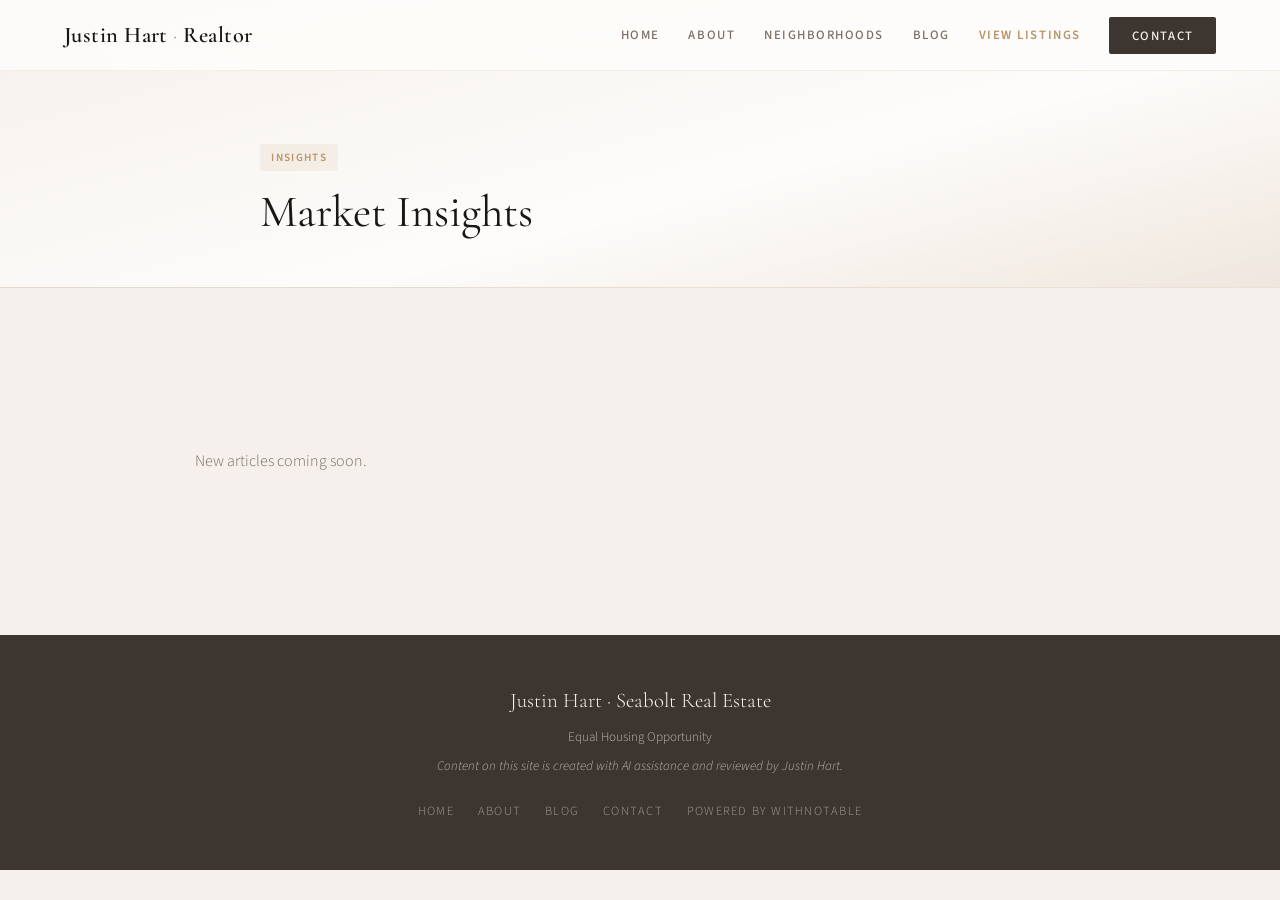
<file: blog/index.html>
<!DOCTYPE html>
<html lang="en">
<head>
    <meta charset="UTF-8">
    <meta name="viewport" content="width=device-width, initial-scale=1.0">
    <title>Blog | Justin Hart</title>
    <meta name="description" content="Market insights and neighborhood guides from Justin Hart.">
    <meta property="og:title" content="Blog | Justin Hart">
    <meta property="og:description" content="Market insights and neighborhood guides from Justin Hart.">
    <meta property="og:type" content="website">
    <link rel="preconnect" href="https://fonts.googleapis.com">
    <link rel="preconnect" href="https://fonts.gstatic.com" crossorigin>
    <link href="https://fonts.googleapis.com/css2?family=Cormorant+Garamond:ital,wght@0,400;0,500;0,600;0,700;1,400;1,500&family=Source+Sans+3:wght@300;400;500;600&display=swap" rel="stylesheet">
    <link rel="stylesheet" href="../css/styles.css">

</head>
<body>
    <nav id="navbar">
        <div class="nav-inner">
            <a href="../" class="nav-brand">Justin Hart <span>·</span> Realtor</a>
            <ul class="nav-links">
                <li><a href="../">Home</a></li>
                <li><a href="../about">About</a></li>
                <li><a href="../#neighborhoods">Neighborhoods</a></li>
                <li><a href="../blog">Blog</a></li>
                <li><a href="https://seaboltrealestate.com/2020/01/justin-hart/" target="_blank" rel="noopener noreferrer" class="nav-listings">View Listings</a></li>
                <li><a href="../contact" class="nav-cta">Contact</a></li>
            </ul>
            <button class="nav-toggle" aria-label="Menu"><span></span><span></span><span></span></button>
        </div>
    </nav>

    <div class="article-header">
        <div class="article-header-inner">
            <div class="meta-line"><span class="blog-card-category">Insights</span></div>
            <h1>Market Insights</h1>
        </div>
    </div>
    <section>
        <div class="section-inner">
            <div class="blog-grid" id="blog-posts">
                <p class="blog-empty">New articles coming soon.</p>
            </div>
        </div>
    </section>

    <footer>
        <div class="footer-brand">Justin Hart · Seabolt Real Estate</div>
        <p>Equal Housing Opportunity</p>
        <p class="footer-disclaimer">Content on this site is created with AI assistance and reviewed by Justin Hart.</p>
        <div class="footer-links">
            <a href="../">Home</a>
            <a href="../about">About</a>
            <a href="../blog">Blog</a>
            <a href="../contact">Contact</a>
            <a href="https://withnotable.ai" target="_blank" rel="noopener noreferrer">Powered by withNotable</a>
        </div>
    </footer>
    <script>
        const observer = new IntersectionObserver((entries) => {
            entries.forEach(e => { if (e.isIntersecting) e.target.classList.add('visible'); });
        }, { threshold: 0.1, rootMargin: '0px 0px -50px 0px' });
        document.querySelectorAll('.fade-in').forEach(el => observer.observe(el));
        window.addEventListener('scroll', () => {
            const nav = document.getElementById('navbar');
            if (nav) nav.classList.toggle('scrolled', window.scrollY > 50);
        });
        const navToggle = document.querySelector('.nav-toggle');
        const navLinks = document.querySelector('.nav-links');
        if (navToggle && navLinks) {
            navToggle.addEventListener('click', () => { navLinks.classList.toggle('mobile-open'); navToggle.classList.toggle('active'); });
        }
        document.querySelectorAll('.faq-question').forEach(q => {
            q.addEventListener('click', () => {
                const item = q.parentElement;
                const wasOpen = item.classList.contains('open');
                document.querySelectorAll('.faq-item').forEach(i => i.classList.remove('open'));
                if (!wasOpen) item.classList.add('open');
            });
        });
    </script>
</body>
</html>
</file>
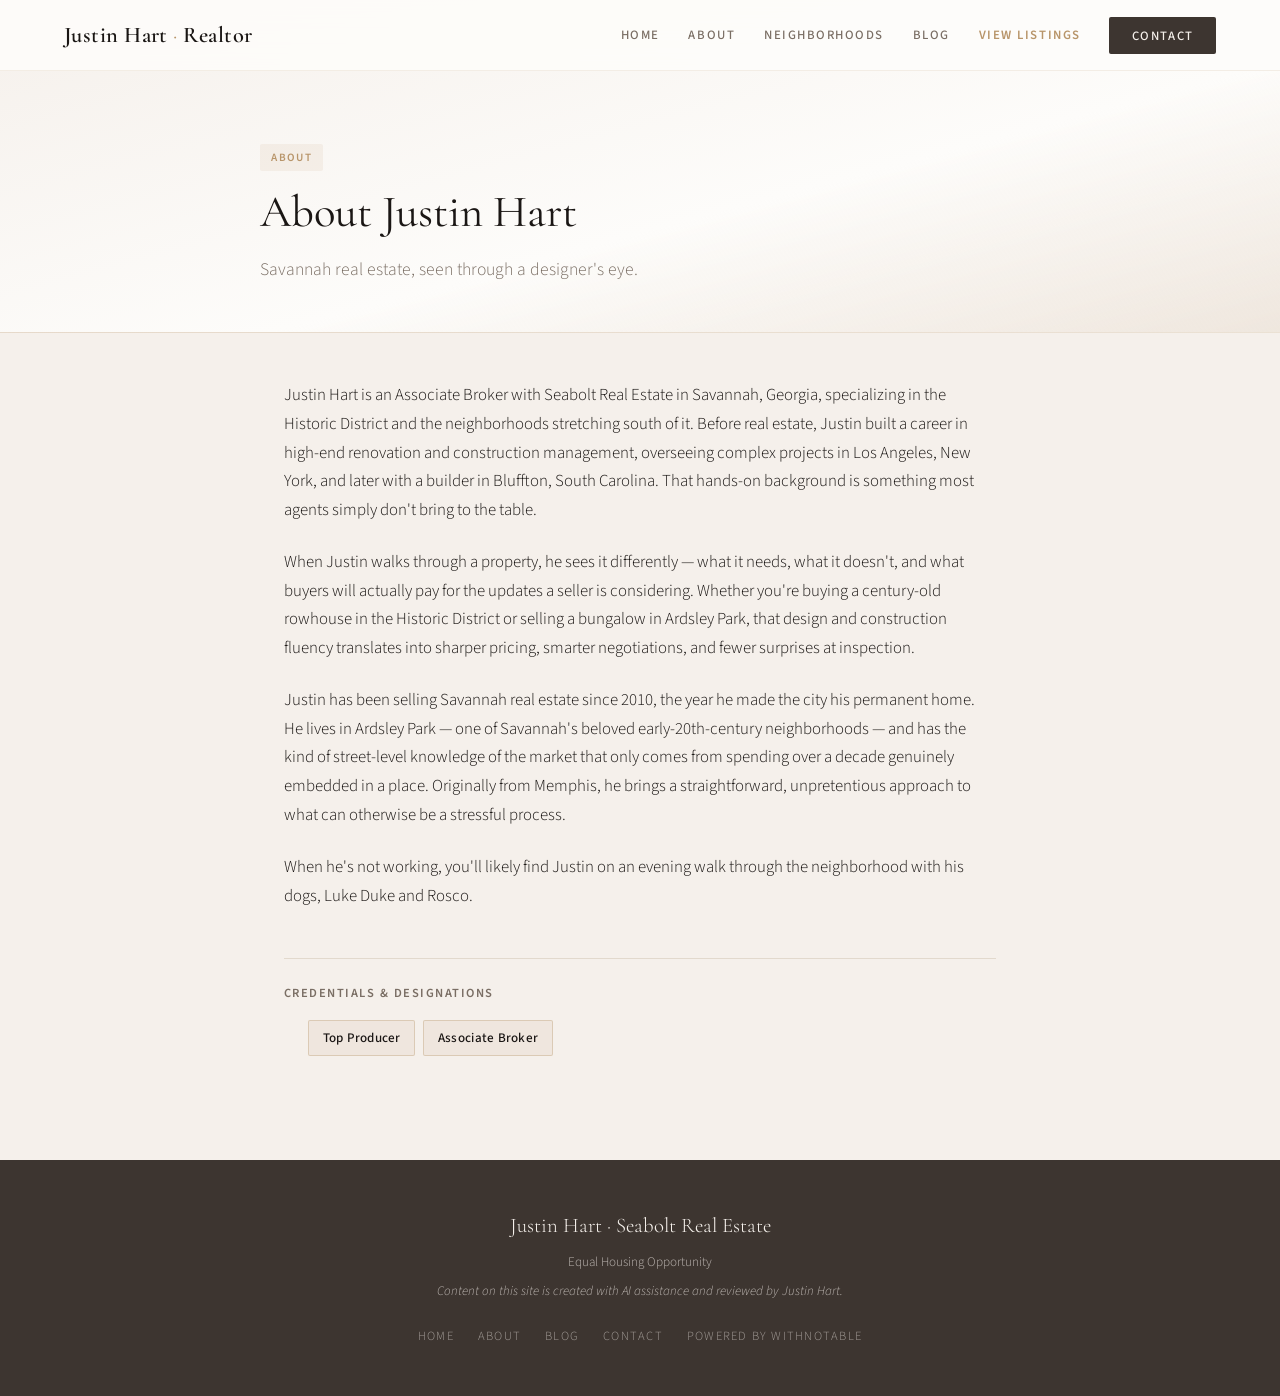
<file: about.html>
<!DOCTYPE html>
<html lang="en">
<head>
    <meta charset="UTF-8">
    <meta name="viewport" content="width=device-width, initial-scale=1.0">
    <title>About Justin Hart | Seabolt Real Estate</title>
    <meta name="description" content="Justin Hart, Associate Broker at Seabolt Real Estate. 13 years selling Historic Savannah, Ardsley Park, Starland, and Tybee. Designer's eye on renovation and investment.">
    <meta property="og:title" content="About Justin Hart | Seabolt Real Estate">
    <meta property="og:description" content="Justin Hart, Associate Broker at Seabolt Real Estate. 13 years selling Historic Savannah, Ardsley Park, Starland, and Tybee. Designer's eye on renovation and investment.">
    <meta property="og:type" content="website">
    <link rel="preconnect" href="https://fonts.googleapis.com">
    <link rel="preconnect" href="https://fonts.gstatic.com" crossorigin>
    <link href="https://fonts.googleapis.com/css2?family=Cormorant+Garamond:ital,wght@0,400;0,500;0,600;0,700;1,400;1,500&family=Source+Sans+3:wght@300;400;500;600&display=swap" rel="stylesheet">
    <link rel="stylesheet" href="css/styles.css">
    <script type="application/ld+json">
{"@context": "https://schema.org", "@type": "RealEstateAgent", "name": "Justin Hart", "image": "https://example.com/justin-hart.jpg", "telephone": "323.236.3715", "email": "justin@justinhart.com", "areaServed": [{"@type": "AdministrativeArea", "name": "Savannah, GA"}, {"@type": "AdministrativeArea", "name": "Historic Landmark District, Savannah, GA"}, {"@type": "AdministrativeArea", "name": "Ardsley Park, Savannah, GA"}, {"@type": "AdministrativeArea", "name": "Starland, Savannah, GA"}, {"@type": "AdministrativeArea", "name": "Tybee Island, GA"}], "jobTitle": "Associate Broker", "worksFor": {"@type": "Organization", "name": "Seabolt Real Estate", "url": "https://seaboltrealestate.com"}, "url": "https://justinhart.com", "sameAs": ["https://www.zillow.com/profile/hartjustin"], "knowsAbout": ["Historic homes", "Home renovation", "Investment properties", "Short-term rentals", "Real estate market analysis"], "yearsOfExperience": 13}
    </script>
</head>
<body>
    <nav id="navbar">
        <div class="nav-inner">
            <a href="./" class="nav-brand">Justin Hart <span>·</span> Realtor</a>
            <ul class="nav-links">
                <li><a href="./">Home</a></li>
                <li><a href="about">About</a></li>
                <li><a href="./#neighborhoods">Neighborhoods</a></li>
                <li><a href="blog">Blog</a></li>
                <li><a href="https://seaboltrealestate.com/2020/01/justin-hart/" target="_blank" rel="noopener noreferrer" class="nav-listings">View Listings</a></li>
                <li><a href="contact" class="nav-cta">Contact</a></li>
            </ul>
            <button class="nav-toggle" aria-label="Menu"><span></span><span></span><span></span></button>
        </div>
    </nav>

    <div class="article-header">
        <div class="article-header-inner">
            <div class="meta-line"><span class="blog-card-category">About</span></div>
            <h1>About Justin Hart</h1>
            <p class="article-lede">Savannah real estate, seen through a designer's eye.</p>
        </div>
    </div>
    <div class="article-body"><p>Justin Hart is an Associate Broker with Seabolt Real Estate in Savannah, Georgia, specializing in the Historic District and the neighborhoods stretching south of it. Before real estate, Justin built a career in high-end renovation and construction management, overseeing complex projects in Los Angeles, New York, and later with a builder in Bluffton, South Carolina. That hands-on background is something most agents simply don't bring to the table.</p><p>When Justin walks through a property, he sees it differently — what it needs, what it doesn't, and what buyers will actually pay for the updates a seller is considering. Whether you're buying a century-old rowhouse in the Historic District or selling a bungalow in Ardsley Park, that design and construction fluency translates into sharper pricing, smarter negotiations, and fewer surprises at inspection.</p><p>Justin has been selling Savannah real estate since 2010, the year he made the city his permanent home. He lives in Ardsley Park — one of Savannah's beloved early-20th-century neighborhoods — and has the kind of street-level knowledge of the market that only comes from spending over a decade genuinely embedded in a place. Originally from Memphis, he brings a straightforward, unpretentious approach to what can otherwise be a stressful process.</p><p>When he's not working, you'll likely find Justin on an evening walk through the neighborhood with his dogs, Luke Duke and Rosco.</p>
                <div class="awards-block fade-in" aria-label="Credentials">
                    <div class="awards-label">Credentials &amp; Designations</div>
                    <ul class="awards-chips"><li class="award-chip">Top Producer</li><li class="award-chip">Associate Broker</li></ul>
                </div>
    </div>

    <footer>
        <div class="footer-brand">Justin Hart · Seabolt Real Estate</div>
        <p>Equal Housing Opportunity</p>
        <p class="footer-disclaimer">Content on this site is created with AI assistance and reviewed by Justin Hart.</p>
        <div class="footer-links">
            <a href="./">Home</a>
            <a href="about">About</a>
            <a href="blog">Blog</a>
            <a href="contact">Contact</a>
            <a href="https://withnotable.ai" target="_blank" rel="noopener noreferrer">Powered by withNotable</a>
        </div>
    </footer>
    <script>
        const observer = new IntersectionObserver((entries) => {
            entries.forEach(e => { if (e.isIntersecting) e.target.classList.add('visible'); });
        }, { threshold: 0.1, rootMargin: '0px 0px -50px 0px' });
        document.querySelectorAll('.fade-in').forEach(el => observer.observe(el));
        window.addEventListener('scroll', () => {
            const nav = document.getElementById('navbar');
            if (nav) nav.classList.toggle('scrolled', window.scrollY > 50);
        });
        const navToggle = document.querySelector('.nav-toggle');
        const navLinks = document.querySelector('.nav-links');
        if (navToggle && navLinks) {
            navToggle.addEventListener('click', () => { navLinks.classList.toggle('mobile-open'); navToggle.classList.toggle('active'); });
        }
        document.querySelectorAll('.faq-question').forEach(q => {
            q.addEventListener('click', () => {
                const item = q.parentElement;
                const wasOpen = item.classList.contains('open');
                document.querySelectorAll('.faq-item').forEach(i => i.classList.remove('open'));
                if (!wasOpen) item.classList.add('open');
            });
        });
    </script>
</body>
</html>
</file>
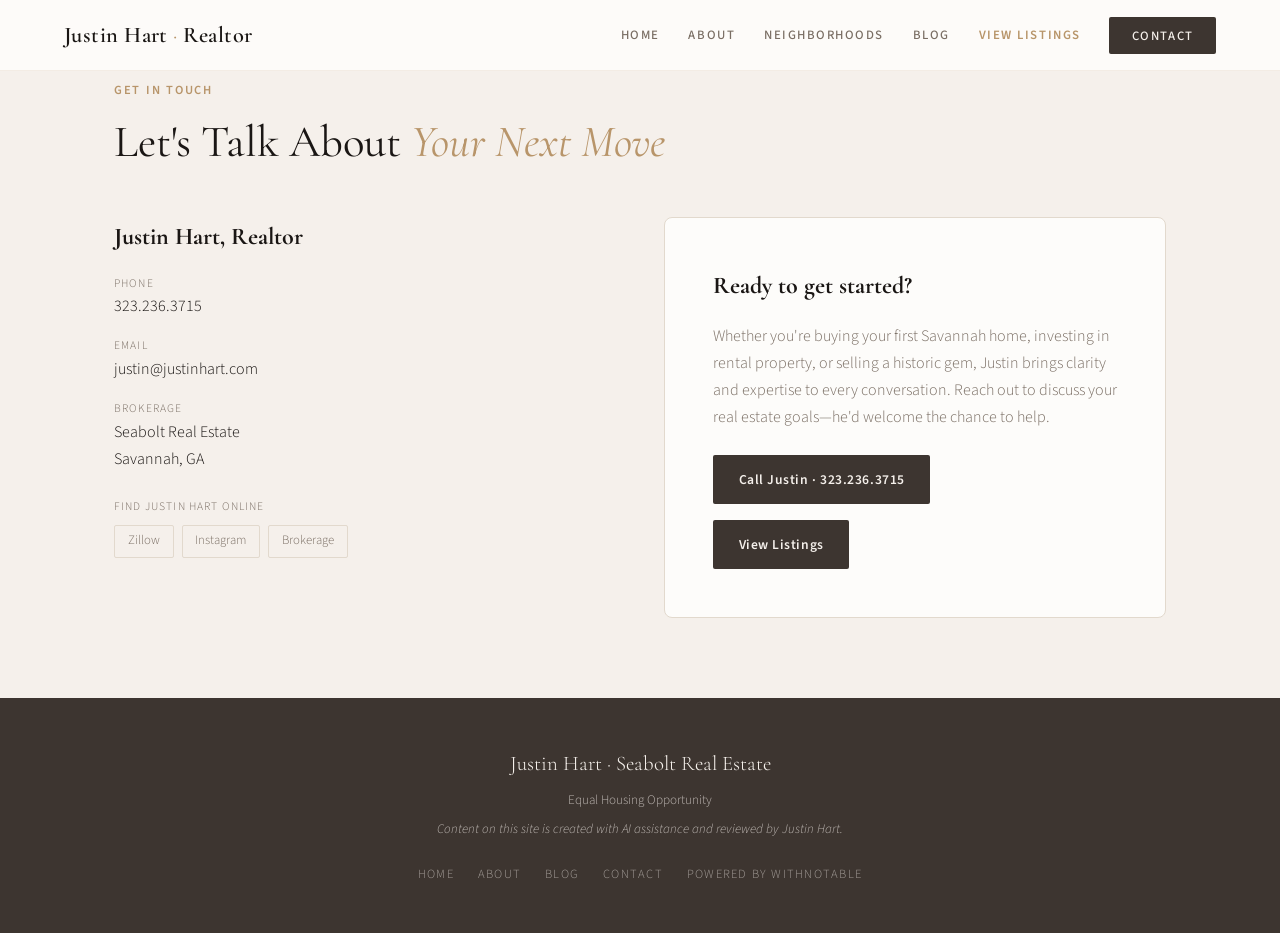
<file: contact.html>
<!DOCTYPE html>
<html lang="en">
<head>
    <meta charset="UTF-8">
    <meta name="viewport" content="width=device-width, initial-scale=1.0">
    <title>Contact Justin Hart</title>
    <meta name="description" content="Get in touch with Justin Hart, your Savannah real estate expert.">
    <meta property="og:title" content="Contact Justin Hart">
    <meta property="og:description" content="Get in touch with Justin Hart, your Savannah real estate expert.">
    <meta property="og:type" content="website">
    <link rel="preconnect" href="https://fonts.googleapis.com">
    <link rel="preconnect" href="https://fonts.gstatic.com" crossorigin>
    <link href="https://fonts.googleapis.com/css2?family=Cormorant+Garamond:ital,wght@0,400;0,500;0,600;0,700;1,400;1,500&family=Source+Sans+3:wght@300;400;500;600&display=swap" rel="stylesheet">
    <link rel="stylesheet" href="css/styles.css">

</head>
<body>
    <nav id="navbar">
        <div class="nav-inner">
            <a href="./" class="nav-brand">Justin Hart <span>·</span> Realtor</a>
            <ul class="nav-links">
                <li><a href="./">Home</a></li>
                <li><a href="about">About</a></li>
                <li><a href="./#neighborhoods">Neighborhoods</a></li>
                <li><a href="blog">Blog</a></li>
                <li><a href="https://seaboltrealestate.com/2020/01/justin-hart/" target="_blank" rel="noopener noreferrer" class="nav-listings">View Listings</a></li>
                <li><a href="contact" class="nav-cta">Contact</a></li>
            </ul>
            <button class="nav-toggle" aria-label="Menu"><span></span><span></span><span></span></button>
        </div>
    </nav>

    <section class="contact" id="contact">
        <div class="section-inner">
            <div class="section-label">Get In Touch</div>
            <h2 class="section-title">Let's Talk About <em>Your Next Move</em></h2>
            <div class="contact-grid">
                <div class="contact-info">
                    <h3>Justin Hart, Realtor</h3>
                    <div class="contact-detail"><div class="detail-label">Phone</div><div class="detail-value"><a href="tel:323.236.3715">323.236.3715</a></div></div>
                    <div class="contact-detail"><div class="detail-label">Email</div><div class="detail-value"><a href="mailto:justin@justinhart.com">justin@justinhart.com</a></div></div>
                    <div class="contact-detail"><div class="detail-label">Brokerage</div><div class="detail-value">Seabolt Real Estate<br>Savannah, GA</div></div>
                    <div class="contact-profiles"><div class="detail-label">Find Justin Hart Online</div><div class="profile-links"><a href="https://www.zillow.com/profile/hartjustin" target="_blank" rel="noopener noreferrer" class="profile-link">Zillow</a><a href="https://www.zillow.com/profile/hartjustin" target="_blank" rel="noopener noreferrer" class="profile-link">Instagram</a><a href="https://seaboltrealestate.com/meet-our-agents/" target="_blank" rel="noopener noreferrer" class="profile-link">Brokerage</a></div></div>
                </div>
                <div class="contact-cta">
                    <h3>Ready to get started?</h3>
                    <div class="cta-copy"><p>Whether you're buying your first Savannah home, investing in rental property, or selling a historic gem, Justin brings clarity and expertise to every conversation. Reach out to discuss your real estate goals—he'd welcome the chance to help.</p></div>
                    <p class="contact-cta-primary"><a href="tel:323.236.3715" class="btn-primary">Call Justin · 323.236.3715</a></p>
                    <p class="contact-listings"><a href="https://seaboltrealestate.com/2020/01/justin-hart/" target="_blank" rel="noopener noreferrer" class="btn-primary">View Listings</a></p>
                </div>
            </div>
        </div>
    </section>

    <footer>
        <div class="footer-brand">Justin Hart · Seabolt Real Estate</div>
        <p>Equal Housing Opportunity</p>
        <p class="footer-disclaimer">Content on this site is created with AI assistance and reviewed by Justin Hart.</p>
        <div class="footer-links">
            <a href="./">Home</a>
            <a href="about">About</a>
            <a href="blog">Blog</a>
            <a href="contact">Contact</a>
            <a href="https://withnotable.ai" target="_blank" rel="noopener noreferrer">Powered by withNotable</a>
        </div>
    </footer>
    <script>
        const observer = new IntersectionObserver((entries) => {
            entries.forEach(e => { if (e.isIntersecting) e.target.classList.add('visible'); });
        }, { threshold: 0.1, rootMargin: '0px 0px -50px 0px' });
        document.querySelectorAll('.fade-in').forEach(el => observer.observe(el));
        window.addEventListener('scroll', () => {
            const nav = document.getElementById('navbar');
            if (nav) nav.classList.toggle('scrolled', window.scrollY > 50);
        });
        const navToggle = document.querySelector('.nav-toggle');
        const navLinks = document.querySelector('.nav-links');
        if (navToggle && navLinks) {
            navToggle.addEventListener('click', () => { navLinks.classList.toggle('mobile-open'); navToggle.classList.toggle('active'); });
        }
        document.querySelectorAll('.faq-question').forEach(q => {
            q.addEventListener('click', () => {
                const item = q.parentElement;
                const wasOpen = item.classList.contains('open');
                document.querySelectorAll('.faq-item').forEach(i => i.classList.remove('open'));
                if (!wasOpen) item.classList.add('open');
            });
        });
    </script>
</body>
</html>
</file>
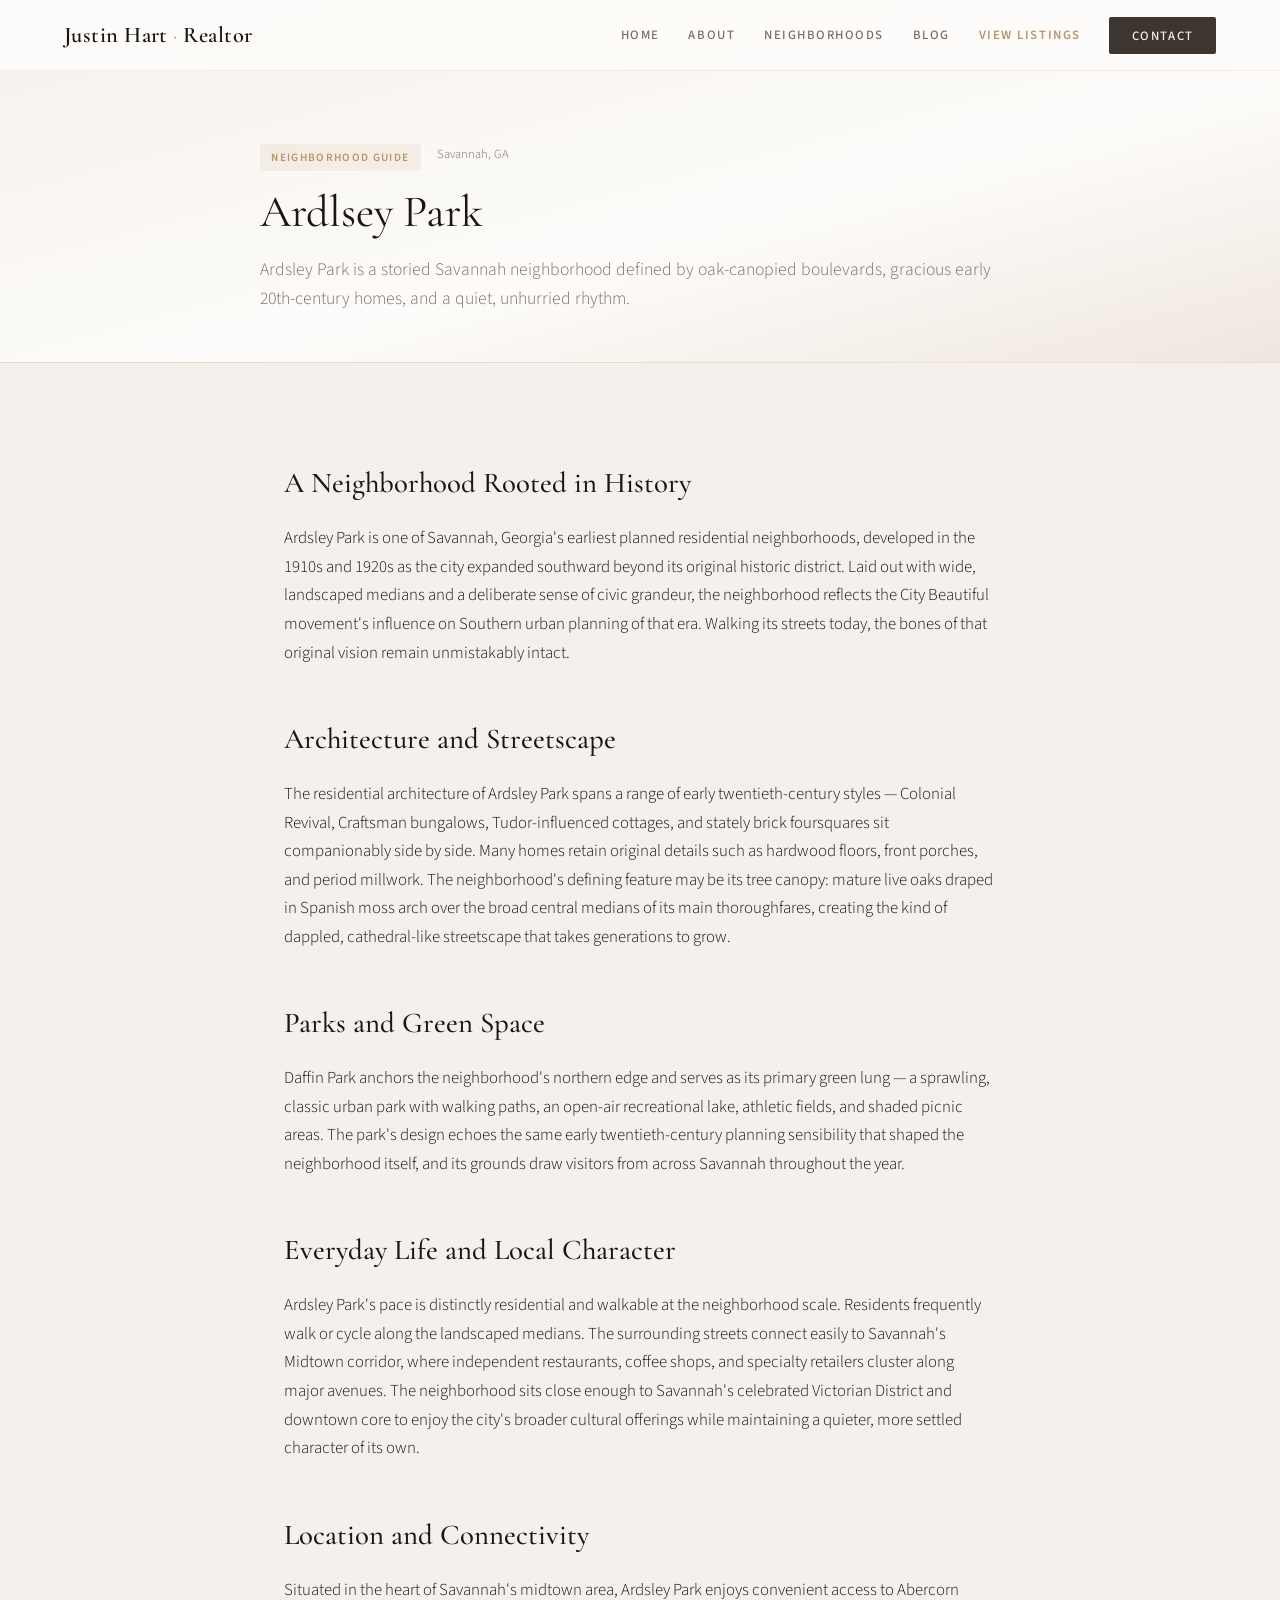
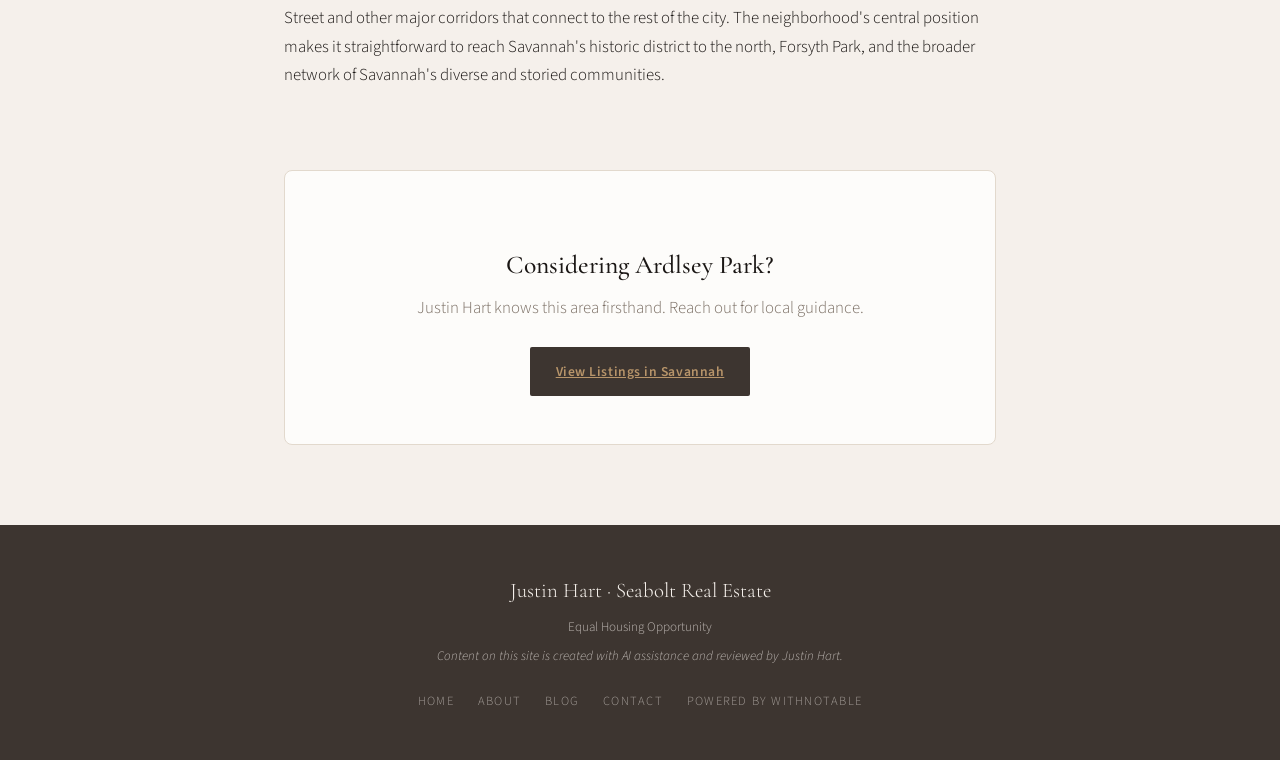
<file: neighborhoods/ardlsey-park.html>
<!DOCTYPE html>
<html lang="en">
<head>
    <meta charset="UTF-8">
    <meta name="viewport" content="width=device-width, initial-scale=1.0">
    <title>Ardlsey Park Neighborhood Guide | Justin Hart</title>
    <meta name="description" content="Ardsley Park is a storied Savannah neighborhood defined by oak-canopied boulevards, gracious early 20th-century homes, and a quiet, unhurried rhythm.">
    <meta property="og:title" content="Ardlsey Park Neighborhood Guide | Justin Hart">
    <meta property="og:description" content="Ardsley Park is a storied Savannah neighborhood defined by oak-canopied boulevards, gracious early 20th-century homes, and a quiet, unhurried rhythm.">
    <meta property="og:type" content="website">
    <link rel="preconnect" href="https://fonts.googleapis.com">
    <link rel="preconnect" href="https://fonts.gstatic.com" crossorigin>
    <link href="https://fonts.googleapis.com/css2?family=Cormorant+Garamond:ital,wght@0,400;0,500;0,600;0,700;1,400;1,500&family=Source+Sans+3:wght@300;400;500;600&display=swap" rel="stylesheet">
    <link rel="stylesheet" href="../css/styles.css">
    <script type="application/ld+json">
{
  "@context": "https://schema.org",
  "@type": "Place",
  "name": "Ardlsey Park",
  "url": "https://withnotable.github.io/justin-hart-site/neighborhoods/ardlsey-park",
  "description": "Ardsley Park is a storied Savannah neighborhood defined by oak-canopied boulevards, gracious early 20th-century homes, and a quiet, unhurried rhythm.",
  "address": {
    "@type": "PostalAddress",
    "addressRegion": "GA"
  }
}
    </script>
</head>
<body>
    <nav id="navbar">
        <div class="nav-inner">
            <a href="../" class="nav-brand">Justin Hart <span>·</span> Realtor</a>
            <ul class="nav-links">
                <li><a href="../">Home</a></li>
                <li><a href="../about">About</a></li>
                <li><a href="../#neighborhoods">Neighborhoods</a></li>
                <li><a href="../blog">Blog</a></li>
                <li><a href="https://seaboltrealestate.com/2020/01/justin-hart/" target="_blank" rel="noopener noreferrer" class="nav-listings">View Listings</a></li>
                <li><a href="../contact" class="nav-cta">Contact</a></li>
            </ul>
            <button class="nav-toggle" aria-label="Menu"><span></span><span></span><span></span></button>
        </div>
    </nav>

    <div class="article-header">
        <div class="article-header-inner">
            <div class="meta-line"><span class="blog-card-category">Neighborhood Guide</span><span>Savannah, GA</span></div>
            <h1>Ardlsey Park</h1>
            <p class="article-lede">Ardsley Park is a storied Savannah neighborhood defined by oak-canopied boulevards, gracious early 20th-century homes, and a quiet, unhurried rhythm.</p>
        </div>
    </div>

    <div class="article-body">
        <h2>A Neighborhood Rooted in History</h2><p>Ardsley Park is one of Savannah, Georgia's earliest planned residential neighborhoods, developed in the 1910s and 1920s as the city expanded southward beyond its original historic district. Laid out with wide, landscaped medians and a deliberate sense of civic grandeur, the neighborhood reflects the City Beautiful movement's influence on Southern urban planning of that era. Walking its streets today, the bones of that original vision remain unmistakably intact.</p><h2>Architecture and Streetscape</h2><p>The residential architecture of Ardsley Park spans a range of early twentieth-century styles — Colonial Revival, Craftsman bungalows, Tudor-influenced cottages, and stately brick foursquares sit companionably side by side. Many homes retain original details such as hardwood floors, front porches, and period millwork. The neighborhood's defining feature may be its tree canopy: mature live oaks draped in Spanish moss arch over the broad central medians of its main thoroughfares, creating the kind of dappled, cathedral-like streetscape that takes generations to grow.</p><h2>Parks and Green Space</h2><p>Daffin Park anchors the neighborhood's northern edge and serves as its primary green lung — a sprawling, classic urban park with walking paths, an open-air recreational lake, athletic fields, and shaded picnic areas. The park's design echoes the same early twentieth-century planning sensibility that shaped the neighborhood itself, and its grounds draw visitors from across Savannah throughout the year.</p><h2>Everyday Life and Local Character</h2><p>Ardsley Park's pace is distinctly residential and walkable at the neighborhood scale. Residents frequently walk or cycle along the landscaped medians. The surrounding streets connect easily to Savannah's Midtown corridor, where independent restaurants, coffee shops, and specialty retailers cluster along major avenues. The neighborhood sits close enough to Savannah's celebrated Victorian District and downtown core to enjoy the city's broader cultural offerings while maintaining a quieter, more settled character of its own.</p><h2>Location and Connectivity</h2><p>Situated in the heart of Savannah's midtown area, Ardsley Park enjoys convenient access to Abercorn Street and other major corridors that connect to the rest of the city. The neighborhood's central position makes it straightforward to reach Savannah's historic district to the north, Forsyth Park, and the broader network of Savannah's diverse and storied communities.</p>
        <div class="neighborhood-cta">
            <h3>Considering Ardlsey Park?</h3>
            <p>Justin Hart knows this area firsthand. Reach out for local guidance.</p>
            <a href="https://seaboltrealestate.com/2020/01/justin-hart/" target="_blank" rel="noopener noreferrer" class="btn-primary">View Listings in Savannah</a>
        </div>
    </div>

    <footer>
        <div class="footer-brand">Justin Hart · Seabolt Real Estate</div>
        <p>Equal Housing Opportunity</p>
        <p class="footer-disclaimer">Content on this site is created with AI assistance and reviewed by Justin Hart.</p>
        <div class="footer-links">
            <a href="../">Home</a>
            <a href="../about">About</a>
            <a href="../blog">Blog</a>
            <a href="../contact">Contact</a>
            <a href="https://withnotable.ai" target="_blank" rel="noopener noreferrer">Powered by withNotable</a>
        </div>
    </footer>
    <script>
        const observer = new IntersectionObserver((entries) => {
            entries.forEach(e => { if (e.isIntersecting) e.target.classList.add('visible'); });
        }, { threshold: 0.1, rootMargin: '0px 0px -50px 0px' });
        document.querySelectorAll('.fade-in').forEach(el => observer.observe(el));
        window.addEventListener('scroll', () => {
            const nav = document.getElementById('navbar');
            if (nav) nav.classList.toggle('scrolled', window.scrollY > 50);
        });
        const navToggle = document.querySelector('.nav-toggle');
        const navLinks = document.querySelector('.nav-links');
        if (navToggle && navLinks) {
            navToggle.addEventListener('click', () => { navLinks.classList.toggle('mobile-open'); navToggle.classList.toggle('active'); });
        }
        document.querySelectorAll('.faq-question').forEach(q => {
            q.addEventListener('click', () => {
                const item = q.parentElement;
                const wasOpen = item.classList.contains('open');
                document.querySelectorAll('.faq-item').forEach(i => i.classList.remove('open'));
                if (!wasOpen) item.classList.add('open');
            });
        });
    </script>
</body>
</html>
</file>
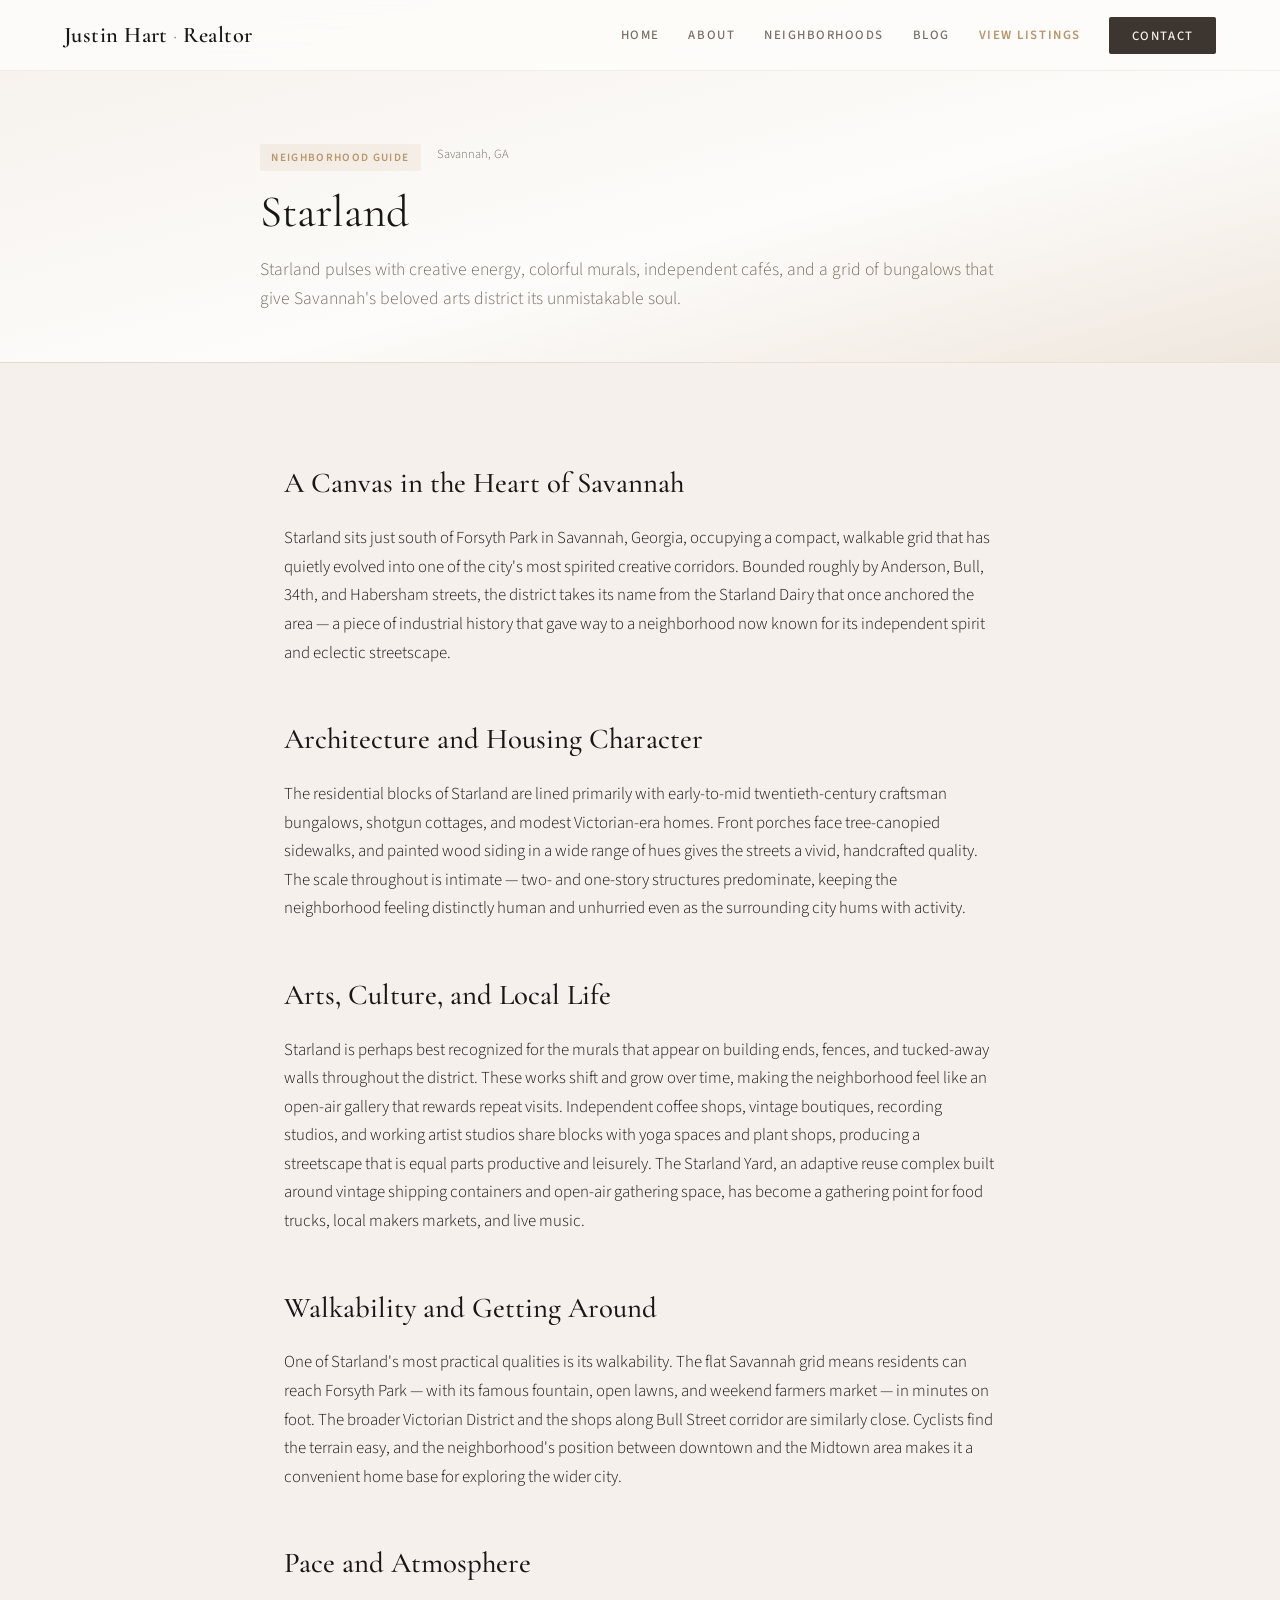
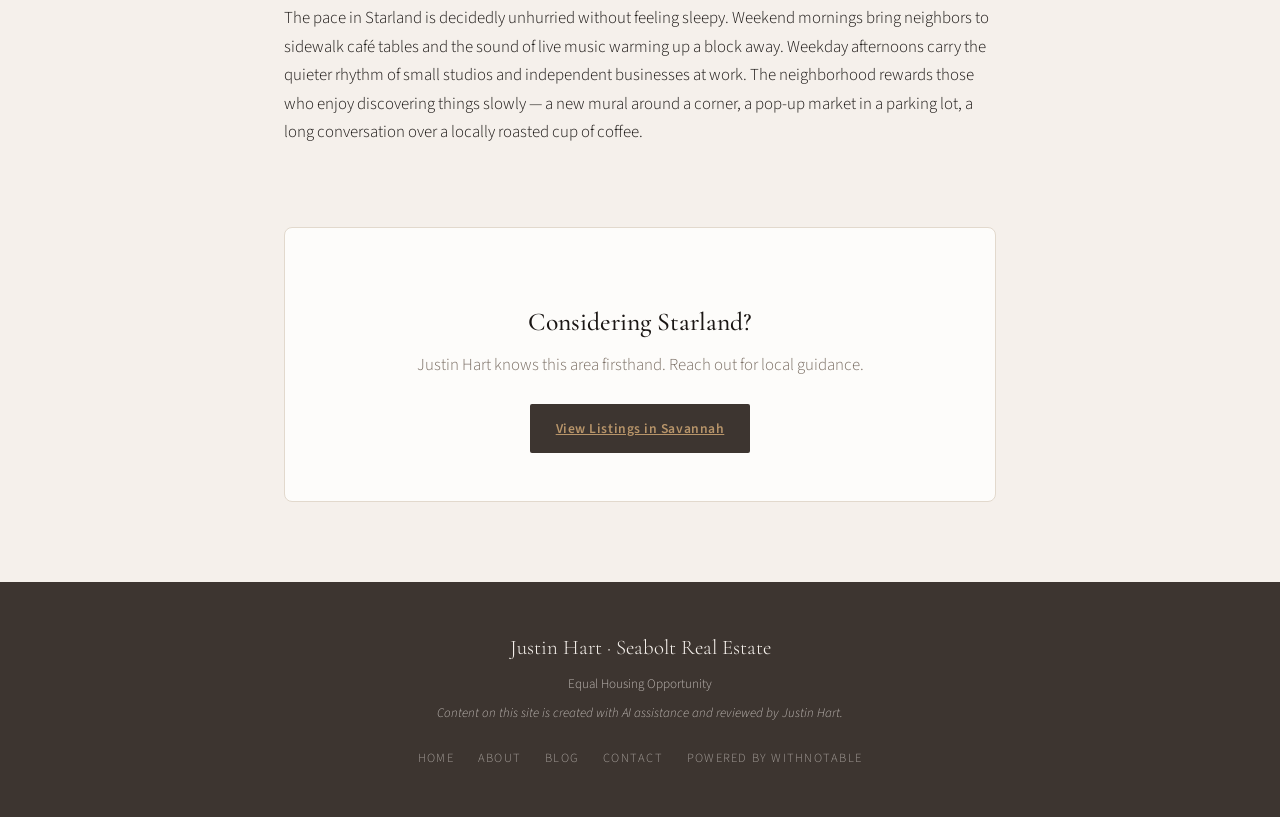
<file: neighborhoods/starland.html>
<!DOCTYPE html>
<html lang="en">
<head>
    <meta charset="UTF-8">
    <meta name="viewport" content="width=device-width, initial-scale=1.0">
    <title>Starland Neighborhood Guide | Justin Hart</title>
    <meta name="description" content="Starland pulses with creative energy, colorful murals, independent cafés, and a grid of bungalows that give Savannah's beloved arts district its unmistakable soul.">
    <meta property="og:title" content="Starland Neighborhood Guide | Justin Hart">
    <meta property="og:description" content="Starland pulses with creative energy, colorful murals, independent cafés, and a grid of bungalows that give Savannah's beloved arts district its unmistakable soul.">
    <meta property="og:type" content="website">
    <link rel="preconnect" href="https://fonts.googleapis.com">
    <link rel="preconnect" href="https://fonts.gstatic.com" crossorigin>
    <link href="https://fonts.googleapis.com/css2?family=Cormorant+Garamond:ital,wght@0,400;0,500;0,600;0,700;1,400;1,500&family=Source+Sans+3:wght@300;400;500;600&display=swap" rel="stylesheet">
    <link rel="stylesheet" href="../css/styles.css">
    <script type="application/ld+json">
{
  "@context": "https://schema.org",
  "@type": "Place",
  "name": "Starland",
  "url": "https://withnotable.github.io/justin-hart-site/neighborhoods/starland",
  "description": "Starland pulses with creative energy, colorful murals, independent cafés, and a grid of bungalows that give Savannah's beloved arts district its unmistakable soul.",
  "address": {
    "@type": "PostalAddress",
    "addressRegion": "GA"
  }
}
    </script>
</head>
<body>
    <nav id="navbar">
        <div class="nav-inner">
            <a href="../" class="nav-brand">Justin Hart <span>·</span> Realtor</a>
            <ul class="nav-links">
                <li><a href="../">Home</a></li>
                <li><a href="../about">About</a></li>
                <li><a href="../#neighborhoods">Neighborhoods</a></li>
                <li><a href="../blog">Blog</a></li>
                <li><a href="https://seaboltrealestate.com/2020/01/justin-hart/" target="_blank" rel="noopener noreferrer" class="nav-listings">View Listings</a></li>
                <li><a href="../contact" class="nav-cta">Contact</a></li>
            </ul>
            <button class="nav-toggle" aria-label="Menu"><span></span><span></span><span></span></button>
        </div>
    </nav>

    <div class="article-header">
        <div class="article-header-inner">
            <div class="meta-line"><span class="blog-card-category">Neighborhood Guide</span><span>Savannah, GA</span></div>
            <h1>Starland</h1>
            <p class="article-lede">Starland pulses with creative energy, colorful murals, independent cafés, and a grid of bungalows that give Savannah's beloved arts district its unmistakable soul.</p>
        </div>
    </div>

    <div class="article-body">
        <h2>A Canvas in the Heart of Savannah</h2><p>Starland sits just south of Forsyth Park in Savannah, Georgia, occupying a compact, walkable grid that has quietly evolved into one of the city's most spirited creative corridors. Bounded roughly by Anderson, Bull, 34th, and Habersham streets, the district takes its name from the Starland Dairy that once anchored the area — a piece of industrial history that gave way to a neighborhood now known for its independent spirit and eclectic streetscape.</p><h2>Architecture and Housing Character</h2><p>The residential blocks of Starland are lined primarily with early-to-mid twentieth-century craftsman bungalows, shotgun cottages, and modest Victorian-era homes. Front porches face tree-canopied sidewalks, and painted wood siding in a wide range of hues gives the streets a vivid, handcrafted quality. The scale throughout is intimate — two- and one-story structures predominate, keeping the neighborhood feeling distinctly human and unhurried even as the surrounding city hums with activity.</p><h2>Arts, Culture, and Local Life</h2><p>Starland is perhaps best recognized for the murals that appear on building ends, fences, and tucked-away walls throughout the district. These works shift and grow over time, making the neighborhood feel like an open-air gallery that rewards repeat visits. Independent coffee shops, vintage boutiques, recording studios, and working artist studios share blocks with yoga spaces and plant shops, producing a streetscape that is equal parts productive and leisurely. The Starland Yard, an adaptive reuse complex built around vintage shipping containers and open-air gathering space, has become a gathering point for food trucks, local makers markets, and live music.</p><h2>Walkability and Getting Around</h2><p>One of Starland's most practical qualities is its walkability. The flat Savannah grid means residents can reach Forsyth Park — with its famous fountain, open lawns, and weekend farmers market — in minutes on foot. The broader Victorian District and the shops along Bull Street corridor are similarly close. Cyclists find the terrain easy, and the neighborhood's position between downtown and the Midtown area makes it a convenient home base for exploring the wider city.</p><h2>Pace and Atmosphere</h2><p>The pace in Starland is decidedly unhurried without feeling sleepy. Weekend mornings bring neighbors to sidewalk café tables and the sound of live music warming up a block away. Weekday afternoons carry the quieter rhythm of small studios and independent businesses at work. The neighborhood rewards those who enjoy discovering things slowly — a new mural around a corner, a pop-up market in a parking lot, a long conversation over a locally roasted cup of coffee.</p>
        <div class="neighborhood-cta">
            <h3>Considering Starland?</h3>
            <p>Justin Hart knows this area firsthand. Reach out for local guidance.</p>
            <a href="https://seaboltrealestate.com/2020/01/justin-hart/" target="_blank" rel="noopener noreferrer" class="btn-primary">View Listings in Savannah</a>
        </div>
    </div>

    <footer>
        <div class="footer-brand">Justin Hart · Seabolt Real Estate</div>
        <p>Equal Housing Opportunity</p>
        <p class="footer-disclaimer">Content on this site is created with AI assistance and reviewed by Justin Hart.</p>
        <div class="footer-links">
            <a href="../">Home</a>
            <a href="../about">About</a>
            <a href="../blog">Blog</a>
            <a href="../contact">Contact</a>
            <a href="https://withnotable.ai" target="_blank" rel="noopener noreferrer">Powered by withNotable</a>
        </div>
    </footer>
    <script>
        const observer = new IntersectionObserver((entries) => {
            entries.forEach(e => { if (e.isIntersecting) e.target.classList.add('visible'); });
        }, { threshold: 0.1, rootMargin: '0px 0px -50px 0px' });
        document.querySelectorAll('.fade-in').forEach(el => observer.observe(el));
        window.addEventListener('scroll', () => {
            const nav = document.getElementById('navbar');
            if (nav) nav.classList.toggle('scrolled', window.scrollY > 50);
        });
        const navToggle = document.querySelector('.nav-toggle');
        const navLinks = document.querySelector('.nav-links');
        if (navToggle && navLinks) {
            navToggle.addEventListener('click', () => { navLinks.classList.toggle('mobile-open'); navToggle.classList.toggle('active'); });
        }
        document.querySelectorAll('.faq-question').forEach(q => {
            q.addEventListener('click', () => {
                const item = q.parentElement;
                const wasOpen = item.classList.contains('open');
                document.querySelectorAll('.faq-item').forEach(i => i.classList.remove('open'));
                if (!wasOpen) item.classList.add('open');
            });
        });
    </script>
</body>
</html>
</file>
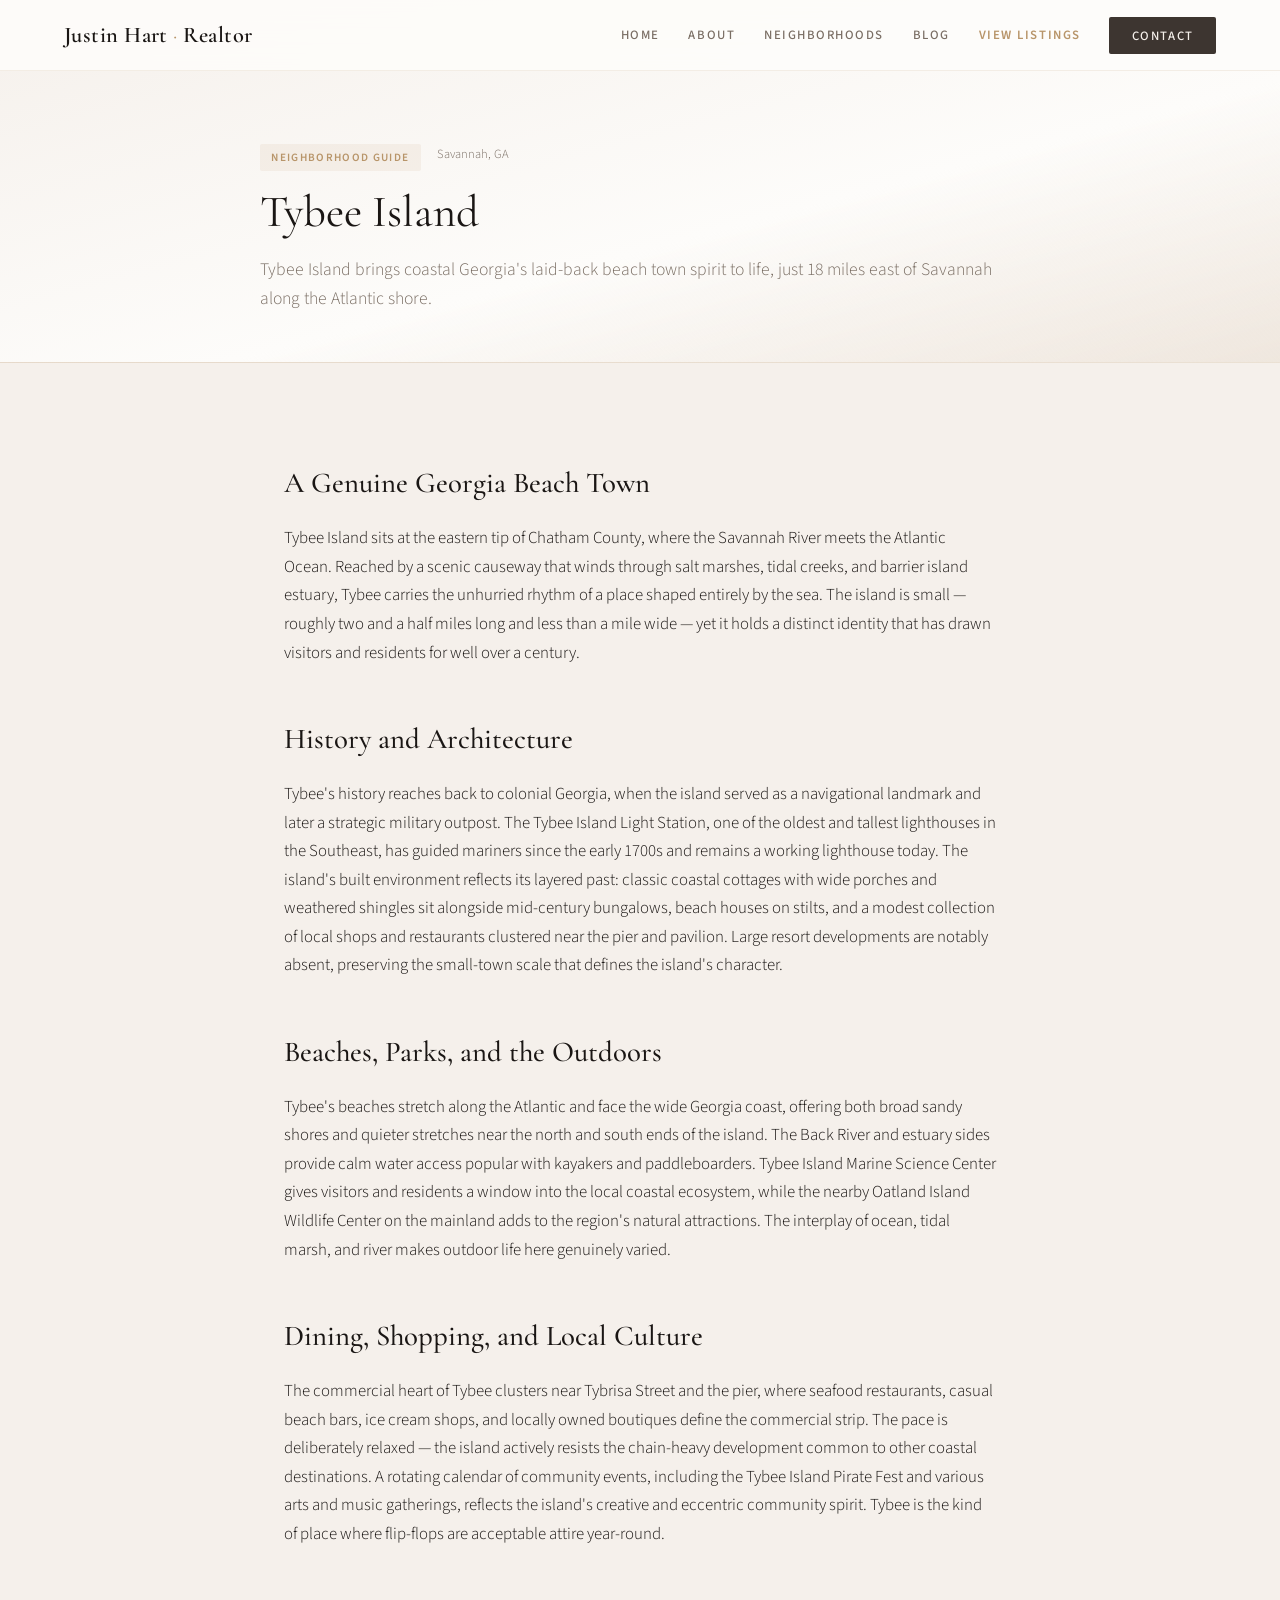
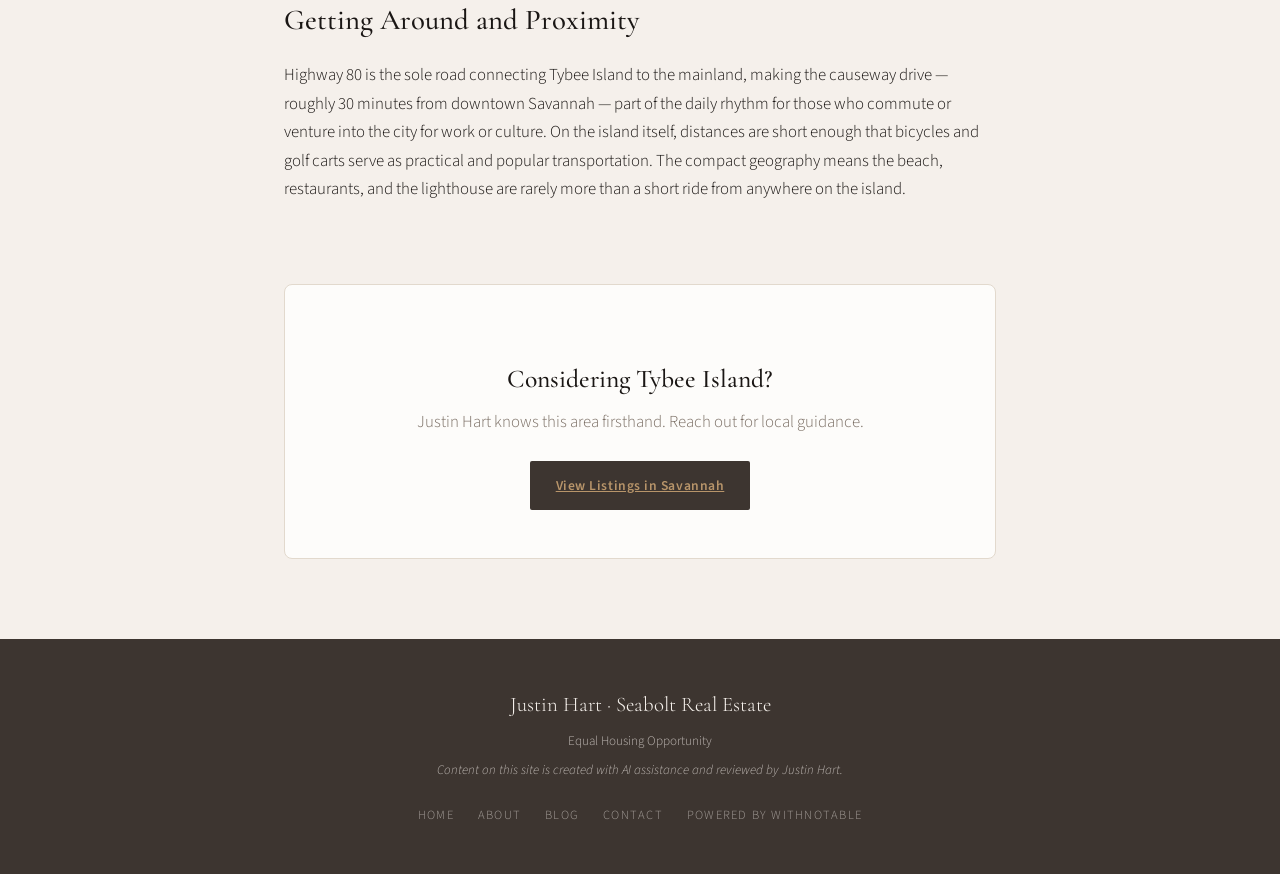
<file: neighborhoods/tybee-island.html>
<!DOCTYPE html>
<html lang="en">
<head>
    <meta charset="UTF-8">
    <meta name="viewport" content="width=device-width, initial-scale=1.0">
    <title>Tybee Island Neighborhood Guide | Justin Hart</title>
    <meta name="description" content="Tybee Island brings coastal Georgia's laid-back beach town spirit to life, just 18 miles east of Savannah along the Atlantic shore.">
    <meta property="og:title" content="Tybee Island Neighborhood Guide | Justin Hart">
    <meta property="og:description" content="Tybee Island brings coastal Georgia's laid-back beach town spirit to life, just 18 miles east of Savannah along the Atlantic shore.">
    <meta property="og:type" content="website">
    <link rel="preconnect" href="https://fonts.googleapis.com">
    <link rel="preconnect" href="https://fonts.gstatic.com" crossorigin>
    <link href="https://fonts.googleapis.com/css2?family=Cormorant+Garamond:ital,wght@0,400;0,500;0,600;0,700;1,400;1,500&family=Source+Sans+3:wght@300;400;500;600&display=swap" rel="stylesheet">
    <link rel="stylesheet" href="../css/styles.css">
    <script type="application/ld+json">
{
  "@context": "https://schema.org",
  "@type": "Place",
  "name": "Tybee Island",
  "url": "https://withnotable.github.io/justin-hart-site/neighborhoods/tybee-island",
  "description": "Tybee Island brings coastal Georgia's laid-back beach town spirit to life, just 18 miles east of Savannah along the Atlantic shore.",
  "address": {
    "@type": "PostalAddress",
    "addressRegion": "GA"
  }
}
    </script>
</head>
<body>
    <nav id="navbar">
        <div class="nav-inner">
            <a href="../" class="nav-brand">Justin Hart <span>·</span> Realtor</a>
            <ul class="nav-links">
                <li><a href="../">Home</a></li>
                <li><a href="../about">About</a></li>
                <li><a href="../#neighborhoods">Neighborhoods</a></li>
                <li><a href="../blog">Blog</a></li>
                <li><a href="https://seaboltrealestate.com/2020/01/justin-hart/" target="_blank" rel="noopener noreferrer" class="nav-listings">View Listings</a></li>
                <li><a href="../contact" class="nav-cta">Contact</a></li>
            </ul>
            <button class="nav-toggle" aria-label="Menu"><span></span><span></span><span></span></button>
        </div>
    </nav>

    <div class="article-header">
        <div class="article-header-inner">
            <div class="meta-line"><span class="blog-card-category">Neighborhood Guide</span><span>Savannah, GA</span></div>
            <h1>Tybee Island</h1>
            <p class="article-lede">Tybee Island brings coastal Georgia's laid-back beach town spirit to life, just 18 miles east of Savannah along the Atlantic shore.</p>
        </div>
    </div>

    <div class="article-body">
        <h2>A Genuine Georgia Beach Town</h2><p>Tybee Island sits at the eastern tip of Chatham County, where the Savannah River meets the Atlantic Ocean. Reached by a scenic causeway that winds through salt marshes, tidal creeks, and barrier island estuary, Tybee carries the unhurried rhythm of a place shaped entirely by the sea. The island is small — roughly two and a half miles long and less than a mile wide — yet it holds a distinct identity that has drawn visitors and residents for well over a century.</p><h2>History and Architecture</h2><p>Tybee's history reaches back to colonial Georgia, when the island served as a navigational landmark and later a strategic military outpost. The Tybee Island Light Station, one of the oldest and tallest lighthouses in the Southeast, has guided mariners since the early 1700s and remains a working lighthouse today. The island's built environment reflects its layered past: classic coastal cottages with wide porches and weathered shingles sit alongside mid-century bungalows, beach houses on stilts, and a modest collection of local shops and restaurants clustered near the pier and pavilion. Large resort developments are notably absent, preserving the small-town scale that defines the island's character.</p><h2>Beaches, Parks, and the Outdoors</h2><p>Tybee's beaches stretch along the Atlantic and face the wide Georgia coast, offering both broad sandy shores and quieter stretches near the north and south ends of the island. The Back River and estuary sides provide calm water access popular with kayakers and paddleboarders. Tybee Island Marine Science Center gives visitors and residents a window into the local coastal ecosystem, while the nearby Oatland Island Wildlife Center on the mainland adds to the region's natural attractions. The interplay of ocean, tidal marsh, and river makes outdoor life here genuinely varied.</p><h2>Dining, Shopping, and Local Culture</h2><p>The commercial heart of Tybee clusters near Tybrisa Street and the pier, where seafood restaurants, casual beach bars, ice cream shops, and locally owned boutiques define the commercial strip. The pace is deliberately relaxed — the island actively resists the chain-heavy development common to other coastal destinations. A rotating calendar of community events, including the Tybee Island Pirate Fest and various arts and music gatherings, reflects the island's creative and eccentric community spirit. Tybee is the kind of place where flip-flops are acceptable attire year-round.</p><h2>Getting Around and Proximity</h2><p>Highway 80 is the sole road connecting Tybee Island to the mainland, making the causeway drive — roughly 30 minutes from downtown Savannah — part of the daily rhythm for those who commute or venture into the city for work or culture. On the island itself, distances are short enough that bicycles and golf carts serve as practical and popular transportation. The compact geography means the beach, restaurants, and the lighthouse are rarely more than a short ride from anywhere on the island.</p>
        <div class="neighborhood-cta">
            <h3>Considering Tybee Island?</h3>
            <p>Justin Hart knows this area firsthand. Reach out for local guidance.</p>
            <a href="https://seaboltrealestate.com/2020/01/justin-hart/" target="_blank" rel="noopener noreferrer" class="btn-primary">View Listings in Savannah</a>
        </div>
    </div>

    <footer>
        <div class="footer-brand">Justin Hart · Seabolt Real Estate</div>
        <p>Equal Housing Opportunity</p>
        <p class="footer-disclaimer">Content on this site is created with AI assistance and reviewed by Justin Hart.</p>
        <div class="footer-links">
            <a href="../">Home</a>
            <a href="../about">About</a>
            <a href="../blog">Blog</a>
            <a href="../contact">Contact</a>
            <a href="https://withnotable.ai" target="_blank" rel="noopener noreferrer">Powered by withNotable</a>
        </div>
    </footer>
    <script>
        const observer = new IntersectionObserver((entries) => {
            entries.forEach(e => { if (e.isIntersecting) e.target.classList.add('visible'); });
        }, { threshold: 0.1, rootMargin: '0px 0px -50px 0px' });
        document.querySelectorAll('.fade-in').forEach(el => observer.observe(el));
        window.addEventListener('scroll', () => {
            const nav = document.getElementById('navbar');
            if (nav) nav.classList.toggle('scrolled', window.scrollY > 50);
        });
        const navToggle = document.querySelector('.nav-toggle');
        const navLinks = document.querySelector('.nav-links');
        if (navToggle && navLinks) {
            navToggle.addEventListener('click', () => { navLinks.classList.toggle('mobile-open'); navToggle.classList.toggle('active'); });
        }
        document.querySelectorAll('.faq-question').forEach(q => {
            q.addEventListener('click', () => {
                const item = q.parentElement;
                const wasOpen = item.classList.contains('open');
                document.querySelectorAll('.faq-item').forEach(i => i.classList.remove('open'));
                if (!wasOpen) item.classList.add('open');
            });
        });
    </script>
</body>
</html>
</file>
<file: css/styles.css>
/* withNotable themed renderer — Editorial / Split Hero · Stacked Neighborhoods / Warm Luxury (Earth & Gold) */

:root {
  --color-bg: #F5F0EB;
  --color-surface: #FDFCFA;
  --color-ink: #1A1614;
  --color-ink-muted: #7A6E64;
  --color-primary: #3D3530;
  --color-on-primary: #F5F0EB;
  --color-accent: #B8956A;
  --color-on-accent: #1A1614;
  --color-border: #E2D9CD;
  --font-display: 'Cormorant Garamond', Georgia, serif;
  --font-body: 'Source Sans 3', 'Segoe UI', sans-serif;
  --space-xs: 0.5rem;
  --space-sm: 1rem;
  --space-md: 1.5rem;
  --space-lg: 3rem;
  --space-xl: 5rem;
  --space-xxl: 8rem;
  --radius-sm: 2px;
  --radius-md: 4px;
  --radius-lg: 8px;
  --line-height: 1.7;
  --section-pad-y: 5rem;
}

*, *::before, *::after { box-sizing: border-box; margin: 0; padding: 0; }
html { scroll-behavior: smooth; font-size: 16px; }
body {
    font-family: var(--font-body);
    color: var(--color-ink);
    background-color: var(--color-bg);
    line-height: var(--line-height);
    font-weight: 300;
    -webkit-font-smoothing: antialiased;
}
a { color: inherit; text-decoration: none; }
img { max-width: 100%; height: auto; display: block; }
em { font-style: italic; color: var(--color-accent); }

.section-inner { max-width: 1100px; margin: 0 auto; padding: 0 var(--space-md); }
section { padding: var(--section-pad-y) 0; }
.section-label { font-size: 0.78rem; font-weight: 600; text-transform: uppercase; letter-spacing: 0.14em; color: var(--color-accent); margin-bottom: var(--space-sm); }
.section-title { font-family: var(--font-display); font-size: clamp(1.8rem, 3.5vw, 2.8rem); font-weight: 400; line-height: 1.15; color: var(--color-ink); margin-bottom: var(--space-lg); }

/* Nav */
nav { position: fixed; top: 0; width: 100%; z-index: 100; background: color-mix(in srgb, var(--color-surface) 92%, transparent); backdrop-filter: blur(20px); -webkit-backdrop-filter: blur(20px); border-bottom: 1px solid color-mix(in srgb, var(--color-accent) 15%, transparent); transition: all 0.4s ease; }
nav.scrolled { box-shadow: 0 4px 30px color-mix(in srgb, var(--color-ink) 6%, transparent); }
.nav-inner { max-width: 1200px; margin: 0 auto; padding: var(--space-sm) var(--space-md); display: flex; justify-content: space-between; align-items: center; }
.nav-brand { font-family: var(--font-display); font-size: 1.4rem; font-weight: 600; color: var(--color-ink); letter-spacing: 0.02em; }
.nav-brand span { color: var(--color-accent); font-weight: 400; }
.nav-links { display: flex; list-style: none; gap: 1.8rem; align-items: center; }
.nav-links a { font-size: 0.8rem; font-weight: 500; color: var(--color-ink-muted); text-transform: uppercase; letter-spacing: 0.12em; transition: color 0.3s ease; }
.nav-links a:hover { color: var(--color-ink); }
.nav-listings { color: var(--color-accent) !important; font-weight: 600 !important; }
.nav-cta { background: var(--color-primary) !important; color: var(--color-on-primary) !important; padding: 0.6rem 1.4rem; border-radius: var(--radius-sm); }
.nav-toggle { display: none; background: none; border: none; cursor: pointer; padding: var(--space-xs); }
.nav-toggle span { display: block; width: 24px; height: 2px; background: var(--color-ink); margin: 5px 0; transition: 0.3s; }

/* About */
.about-grid { display: grid; grid-template-columns: 1.6fr 1fr; gap: var(--space-lg); align-items: start; }
.about-text { font-size: 1.05rem; color: var(--color-ink-muted); }
.about-text p { margin-bottom: var(--space-sm); }
.about-stats { display: grid; grid-template-columns: 1fr 1fr; gap: var(--space-sm); }
.stat-card { background: var(--color-surface); border: 1px solid var(--color-border); border-radius: var(--radius-md); padding: var(--space-md); text-align: center; }
.stat-value { font-family: var(--font-display); font-size: 2.4rem; color: var(--color-accent); }
.stat-label { font-size: 0.75rem; text-transform: uppercase; letter-spacing: 0.1em; color: var(--color-ink-muted); }

/* Specialties */
.specialties { background: var(--color-surface); }
.specialties-content { font-size: 1.05rem; color: var(--color-ink-muted); max-width: 760px; }
.specialties-content p { margin-bottom: var(--space-sm); }

/* FAQ */
.faq-item { border-bottom: 1px solid var(--color-border); padding: var(--space-md) 0; cursor: pointer; }
.faq-question { font-family: var(--font-display); font-size: 1.3rem; font-weight: 500; color: var(--color-ink); }
.faq-answer { max-height: 0; overflow: hidden; transition: max-height 0.4s ease, padding 0.4s ease; }
.faq-item.open .faq-answer { max-height: 400px; padding-top: var(--space-sm); }
.faq-answer p { color: var(--color-ink-muted); }

/* Testimonials */
.testimonials { background: var(--color-surface); }
.testimonial-grid { display: grid; grid-template-columns: repeat(auto-fit, minmax(280px, 1fr)); gap: var(--space-md); }
.testimonial-card { background: var(--color-bg); border: 1px solid var(--color-border); border-left: 3px solid var(--color-accent); border-radius: var(--radius-md); padding: var(--space-md); }
.testimonial-card blockquote { font-family: var(--font-display); font-size: 1.2rem; font-style: italic; color: var(--color-ink); margin-bottom: var(--space-sm); }
.testimonial-card cite { font-size: 0.85rem; color: var(--color-ink-muted); font-style: normal; }

/* Contact */
.contact-grid { display: grid; grid-template-columns: 1fr 1fr; gap: var(--space-lg); }
.contact-info h3, .contact-cta h3 { font-family: var(--font-display); font-size: 1.5rem; color: var(--color-ink); margin-bottom: var(--space-sm); }
.contact-detail { margin-bottom: var(--space-sm); }
.detail-label { font-size: 0.72rem; text-transform: uppercase; letter-spacing: 0.1em; color: var(--color-ink-muted); }
.detail-value { color: var(--color-ink); }
.contact-profiles { margin-top: var(--space-md); }
.profile-links { display: flex; flex-wrap: wrap; gap: var(--space-xs); margin-top: var(--space-xs); }
.profile-link { font-size: 0.8rem; padding: 0.3rem 0.8rem; border: 1px solid var(--color-border); border-radius: var(--radius-sm); color: var(--color-ink-muted); transition: all 0.3s ease; }
.profile-link:hover { border-color: var(--color-accent); color: var(--color-accent); }
.contact-cta { background: var(--color-surface); border: 1px solid var(--color-border); border-radius: var(--radius-lg); padding: var(--space-lg); }
.cta-copy { color: var(--color-ink-muted); }
.btn-primary { display: inline-block; background: var(--color-primary); color: var(--color-on-primary); padding: 0.8rem 1.6rem; border-radius: var(--radius-sm); font-size: 0.85rem; font-weight: 600; letter-spacing: 0.04em; transition: opacity 0.3s ease; }
.btn-primary:hover { opacity: 0.9; }
.contact-cta-primary { margin-top: var(--space-md); }
.contact-listings { margin-top: var(--space-sm); }

/* Article / neighborhood / blog pages */
.article-header { padding: 9rem var(--space-md) var(--space-lg); background: linear-gradient(165deg, var(--color-bg) 0%, var(--color-surface) 60%, color-mix(in srgb, var(--color-accent) 10%, transparent) 100%); border-bottom: 1px solid color-mix(in srgb, var(--color-accent) 25%, transparent); }
.article-header-inner { max-width: 760px; margin: 0 auto; }
.article-header .meta-line { font-size: 0.78rem; color: var(--color-ink-muted); margin-bottom: var(--space-sm); display: flex; gap: var(--space-sm); }
.article-header h1 { font-family: var(--font-display); font-size: clamp(1.9rem, 4vw, 2.8rem); font-weight: 400; line-height: 1.15; color: var(--color-ink); }
.article-lede { margin-top: var(--space-sm); font-size: 1.1rem; color: var(--color-ink-muted); }
.blog-card-category { font-size: 0.7rem; font-weight: 600; text-transform: uppercase; letter-spacing: 0.12em; color: var(--color-accent); background: color-mix(in srgb, var(--color-accent) 10%, transparent); padding: 0.25rem 0.7rem; border-radius: var(--radius-sm); }
.article-body { max-width: 760px; margin: 0 auto; padding: var(--space-lg) var(--space-md) var(--space-xl); }
.article-body p { margin-bottom: var(--space-md); font-size: 1.05rem; color: var(--color-ink); }
.article-body h2 { font-family: var(--font-display); font-size: 1.8rem; font-weight: 500; color: var(--color-ink); margin: var(--space-lg) 0 var(--space-sm); }
.article-body h3 { font-family: var(--font-display); font-size: 1.35rem; font-weight: 500; color: var(--color-ink); margin: var(--space-md) 0 var(--space-xs); }
.article-body ul, .article-body ol { margin: 0 0 var(--space-md) var(--space-md); color: var(--color-ink); }
.article-body blockquote { border-left: 3px solid var(--color-accent); padding: var(--space-sm) var(--space-md); margin: var(--space-md) 0; font-family: var(--font-display); font-style: italic; color: var(--color-ink-muted); background: var(--color-surface); border-radius: 0 var(--radius-md) var(--radius-md) 0; }
.article-body a { color: var(--color-accent); text-decoration: underline; }
.neighborhood-cta { margin-top: var(--space-xl); padding: var(--space-lg); background: var(--color-surface); border: 1px solid var(--color-border); border-radius: var(--radius-lg); text-align: center; }
.neighborhood-cta h3 { font-family: var(--font-display); font-size: 1.6rem; color: var(--color-ink); margin-bottom: var(--space-xs); }
.neighborhood-cta p { color: var(--color-ink-muted); margin-bottom: var(--space-md); }

/* Blog index */
.blog-grid { display: grid; grid-template-columns: repeat(auto-fill, minmax(320px, 1fr)); gap: var(--space-md); }
.blog-card { background: var(--color-surface); border: 1px solid var(--color-border); border-radius: var(--radius-md); overflow: hidden; transition: transform 0.3s ease, box-shadow 0.3s ease; }
.blog-card:hover { transform: translateY(-3px); box-shadow: 0 10px 30px color-mix(in srgb, var(--color-ink) 8%, transparent); }
.blog-card-body { padding: var(--space-md); }
.blog-card-meta { display: flex; gap: var(--space-sm); align-items: center; margin-bottom: var(--space-sm); }
.blog-card-date { font-size: 0.78rem; color: var(--color-ink-muted); }
.blog-card-title { font-family: var(--font-display); font-size: 1.4rem; font-weight: 500; color: var(--color-ink); margin-bottom: var(--space-xs); }
.blog-card-excerpt { font-size: 0.95rem; color: var(--color-ink-muted); }
.blog-card-read { display: inline-block; margin-top: var(--space-sm); font-size: 0.8rem; font-weight: 600; color: var(--color-accent); text-transform: uppercase; letter-spacing: 0.08em; }
.blog-empty { text-align: center; color: var(--color-ink-muted); padding: var(--space-xl) 0; }

/* Footer */
footer { background: var(--color-primary); color: color-mix(in srgb, var(--color-on-primary) 70%, transparent); padding: var(--space-lg) var(--space-md); text-align: center; }
.footer-brand { font-family: var(--font-display); font-size: 1.3rem; color: var(--color-on-primary); margin-bottom: var(--space-xs); }
footer p { font-size: 0.82rem; }
.footer-disclaimer { font-style: italic; margin-top: 0.4rem; }
.footer-links { display: flex; justify-content: center; gap: var(--space-md); margin-top: var(--space-md); flex-wrap: wrap; }
.footer-links a { font-size: 0.78rem; color: color-mix(in srgb, var(--color-on-primary) 55%, transparent); text-transform: uppercase; letter-spacing: 0.1em; transition: color 0.3s ease; }
.footer-links a:hover { color: var(--color-accent); }

/* IDX strip (shared, under hero, both layouts) */
.idx-strip { background: var(--color-primary); padding: var(--space-md) var(--space-md); }
.idx-strip-inner { max-width: 1100px; margin: 0 auto; display: flex; flex-wrap: wrap; gap: var(--space-md); align-items: center; justify-content: space-between; }
.idx-strip-eyebrow { font-size: 0.78rem; font-weight: 600; text-transform: uppercase; letter-spacing: 0.14em; color: var(--color-accent); margin-bottom: 0.25rem; }
.idx-strip-title { font-family: var(--font-display); font-size: clamp(1.3rem, 2.4vw, 1.8rem); font-weight: 400; color: var(--color-on-primary); }
.idx-strip-cta { background: var(--color-accent); color: var(--color-on-accent); padding: 0.85rem 1.6rem; border-radius: var(--radius-sm); font-size: 0.88rem; font-weight: 600; letter-spacing: 0.04em; transition: opacity 0.3s ease; white-space: nowrap; }
.idx-strip-cta:hover { opacity: 0.9; }
@media (max-width: 600px) {
    .idx-strip-inner { flex-direction: column; align-items: flex-start; }
    .idx-strip-cta { width: 100%; text-align: center; }
}

/* Awards / designations (folded into About) */
.awards-block { margin-top: var(--space-lg); padding-top: var(--space-md); border-top: 1px solid var(--color-border); }
.awards-label { font-size: 0.78rem; font-weight: 600; text-transform: uppercase; letter-spacing: 0.12em; color: var(--color-ink-muted); margin-bottom: var(--space-sm); }
.awards-chips { display: flex; flex-wrap: wrap; gap: var(--space-xs); list-style: none; padding: 0; }
.award-chip { font-size: 0.82rem; font-weight: 500; color: var(--color-ink); background: color-mix(in srgb, var(--color-accent) 10%, transparent); border: 1px solid color-mix(in srgb, var(--color-accent) 35%, transparent); padding: 0.35rem 0.85rem; border-radius: var(--radius-sm); letter-spacing: 0.02em; }

/* Animation */
.fade-in { opacity: 0; transform: translateY(20px); transition: opacity 0.8s ease, transform 0.8s ease; }
.fade-in.visible { opacity: 1; transform: translateY(0); }

/* Responsive */
@media (max-width: 860px) {
    .about-grid, .contact-grid { grid-template-columns: 1fr; }
}
@media (max-width: 768px) {
    .nav-links { display: none; }
    .nav-links.mobile-open { display: flex; flex-direction: column; position: absolute; top: 100%; left: 0; right: 0; background: var(--color-surface); padding: var(--space-md); gap: var(--space-sm); border-bottom: 1px solid var(--color-border); }
    .nav-toggle { display: block; }
}

.hero-split { padding-top: 8rem; background: linear-gradient(160deg, var(--color-bg) 0%, var(--color-surface) 70%, color-mix(in srgb, var(--color-accent) 8%, transparent) 100%); }
.hero-split .hero-inner { max-width: 1200px; margin: 0 auto; padding: var(--space-xl) var(--space-md); display: grid; grid-template-columns: 1.2fr 1fr; gap: var(--space-xl); align-items: center; }
.hero-split .hero-label { font-size: 0.82rem; text-transform: uppercase; letter-spacing: 0.14em; color: var(--color-accent); margin-bottom: var(--space-md); }
.hero-split .hero-title { font-family: var(--font-display); font-size: clamp(2.4rem, 5vw, 4rem); font-weight: 400; line-height: 1.05; color: var(--color-ink); margin-bottom: var(--space-md); }
.hero-split .hero-subtitle { font-size: 1.15rem; color: var(--color-ink-muted); max-width: 36ch; }
.hero-split .photo-frame { border-radius: var(--radius-md); overflow: hidden; border: 1px solid var(--color-border); }
.hero-split .photo-placeholder { aspect-ratio: 3 / 4; background: var(--color-surface); display: flex; align-items: center; justify-content: center; font-family: var(--font-display); color: var(--color-ink-muted); }
.nb-stack { display: flex; flex-direction: column; gap: var(--space-md); }
.nb-row { display: flex; justify-content: space-between; align-items: center; gap: var(--space-lg); background: var(--color-surface); border: 1px solid var(--color-border); border-left: 3px solid var(--color-accent); border-radius: var(--radius-md); padding: var(--space-md) var(--space-lg); transition: transform 0.3s ease, box-shadow 0.3s ease; }
.nb-row:hover { transform: translateX(4px); }
.nb-row-name { font-family: var(--font-display); font-size: 1.5rem; font-weight: 500; color: var(--color-ink); margin-bottom: var(--space-xs); }
.nb-row-blurb { font-size: 0.98rem; color: var(--color-ink-muted); }
.nb-row-explore { white-space: nowrap; font-size: 0.82rem; font-weight: 600; text-transform: uppercase; letter-spacing: 0.08em; color: var(--color-accent); }
@media (max-width: 860px) {
    .hero-split .hero-inner { grid-template-columns: 1fr; }
    .nb-row { flex-direction: column; align-items: flex-start; gap: var(--space-sm); }
}
</file>
